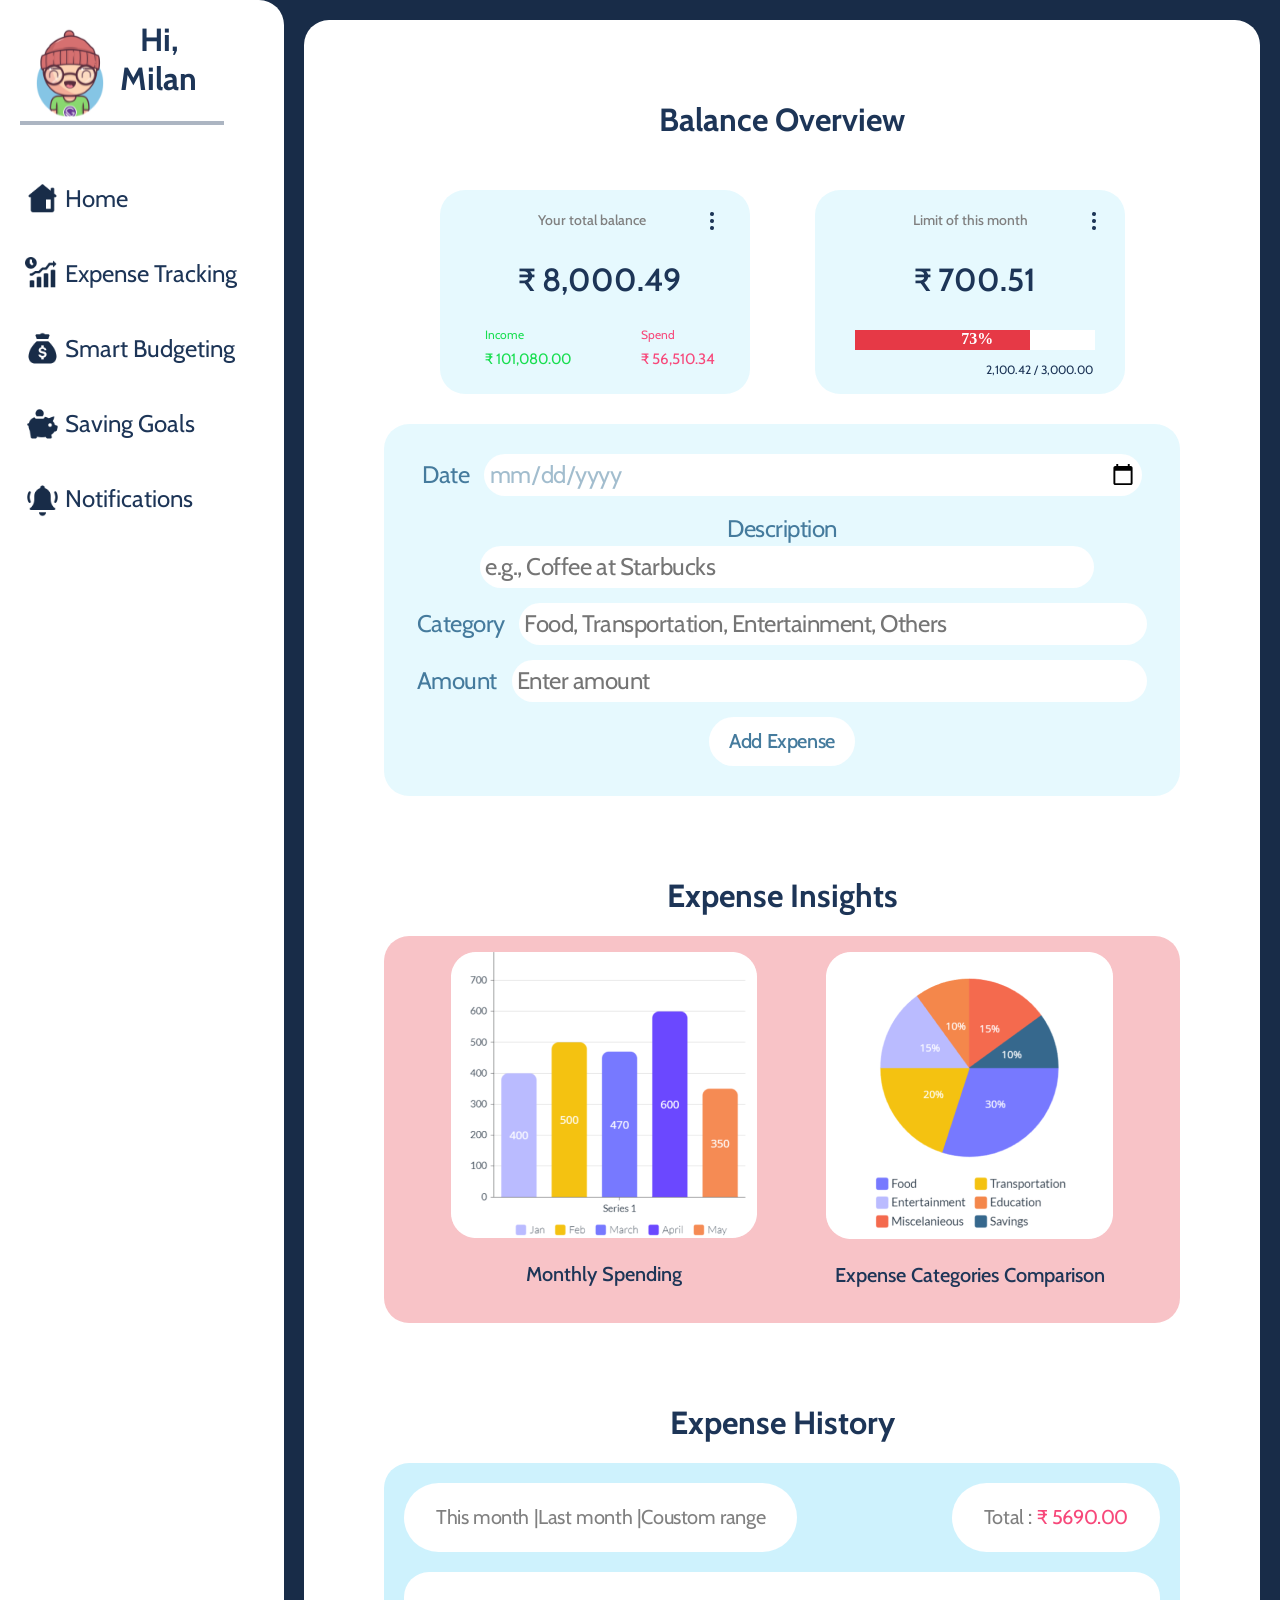
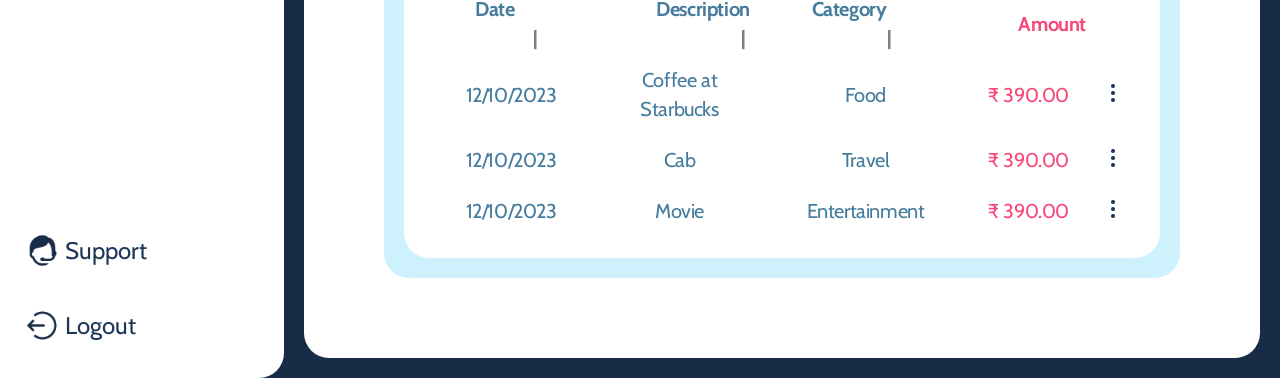
<file: Budgetbuddy (2)/Budgetbuddy/3rd_page.html>
<!DOCTYPE html>
<html lang="en">

<head>
    <meta charset="UTF-8">
    <meta name="viewport" content="width=device-width, initial-scale=1.0">
    <title>Expense</title>
    <link rel="stylesheet" href="css/style3.css">
</head>

<body> 
    <div class="dashboard">
        <div class="ahhh">
            <div class="dashfirst">
                <!-- https://img.freepik.com/free-vector/handsome-man_1308-85984.jpg -->
                <a href="8th_page.html"><img src="images/Mask group 1.svg" alt=""></a>
                
                <h1 class="heading">Hi,<br>Milan</h1>
            </div>
            <div class="line"></div>
                <div class="dashsecond">
                    <div class="home">
                        <!-- <span class="material-symbols-outlined"> -->
                        <img class="icon" src="images/Home.svg" alt="">
        
                        </span>
                        <a href="index.html"><div class="txt">Home</div></a>
                        
                    </div>
                    <!-- <div class="options">Home</div> -->
                    <div class="home">
                        <!-- <span class="material-symbols-outlined"> -->
                        <img class="icon" src="images/Total Sales.svg" alt="">
        
                        </span>
                        <a href="3rd_page.html"><div class="txt">Expense Tracking</div></a>
                        
                    </div>
                    <div class="home">
                        <!-- <span class="material-symbols-outlined">
                            attach_money
                        </span> -->
                        <img class="icon" src="images/Money Bag.svg" alt="">
                        <a href="4th_page.html"><div class="txt">Smart Budgeting</div></a>
                        
                    </div>
                    <div class="home">
                        <!-- <span class="material-symbols-outlined">
                            savings
                        </span> -->
                        <img class="icon" src="images/Money Box.svg" alt="">
                        <a href="5th_page.html"><div class="txt">Saving Goals</div></a>
                        
                    </div>
                    <div class="home">
                        <!-- <span class="material-symbols-outlined">
                            notifications
                        </span> -->
                        <img class="icon" src="images/Alarm.svg" alt="">
                        <a href="6th_page.html"><div class="txt">Notifications</div></a>
                        
                    </div>
                </div>
        </div>
            <div class="seperate">
                <div class="home">
                    <!-- <span class="material-symbols-outlined">
                    support_agent
                </span> -->
                    <img class="icon" src="images/Online Support.svg" alt="">
                    <a href="7th_page.html"><div class="txt">Support</div></a>
                </div>
                <div class="home">
                    <!-- <span class="material-symbols-outlined">
                    logout
                </span> -->
                    <img class="icon" src="images/Logout Rounded Left.svg" alt="">
                    <a href="index.html"><div class="txt">Logout</div>
                    </a>
                </div>
            </div>
    </div>
    <!-- Section 2 -->
    <div class="overview">
        <h1 class="heading"> Balance Overview</h1>
        <section class="last">
            <div class="last_block">
                <div class="content1">
                    <p>Your total balance<span><img src="images/dots.png" alt="dotsimage"></span></p>
                    <h1>₹ 8,000.49</h1>
                </div>
                <div class="up-down">
                    <div class="Green">
                        <p>Income</p>
                        <h5>₹ 101,080.00</h1>
                    </div>
                    <div class="Red">
                        <p>Spend</p>
                        <h5>₹ 56,510.34</h1>
                    </div>
                </div>
            </div>
            <div class="last_block">
                <div class="content1">
                    <p>Limit of this month<span><img src="images/dots.png" alt="dotsimage"></span></p>
                    <h1>₹ 700.51</h1>
                </div>
                <div class="Bar">
                    <!-- <progress id="file" value="72" max="100"><p>72%</p></progress> -->
                    <div id="progress-bar">
                        <div id="progress-fill">
                            <span id="progress-text">73%</span>
                        </div>
                    </div>
                    <p>2,100.42 / 3,000.00</p>
                </div>
            </div>
        </section>
        <!-- inside section 2 -->
        <section class="ADD_Expense">
            <div class="ADD_Expense_block">
                <form action="/action_page.php" method="post">
                    <div class="form-group">
                        <label for="date">Date </label>
                        <input type="date" class="form-control" id="date">
                    </div>
                    <div class="form-group">
                        <label for="description">Description </label>
                        <input type="text" class="form-control" id="description"
                            placeholder="e.g., Coffee at Starbucks">
                    </div>
                    <div class="form-group">
                        <label for="category">Category </label>
                        <input type="text" class="form-control" id="category"
                            placeholder="Food, Transportation, Entertainment, Others">
                        <!-- <select class="form-control" id="category">
                            <option value="Food">Food</option>
                            <option value="Transportation">Transportation</option>
                            <option value="Entertainment">Entertainment</option>
                            <option value="Others">Others</option>
                        </select> -->
                    </div>

                    <div class="form-group">
                        <label for="amount">Amount </label>
                        <input type="number" class="form-control" id="amount" placeholder="Enter amount">
                    </div>
                    <a href="3rd_page.html">
                        <button type="button" class="btn btn-dark btn-lg">Add Expense</button>
                    </a>  
                </form>

            </div>
        </section>

        <!-- Section 3 -->
        <div class="Expense_Insight">
            <h1 class="heading"> Expense Insights</h1>
            <section class="Charts">
                <div class="Charts_block">
                    <img src="images/image 6.png" alt="">
                    <p>Monthly Spending</p>
                </div>
                <div class="Charts_block">
                    <img src="images/image 7.png" alt="">
                    <p>Expense Categories Comparison</p>
                </div>
            </section>
        </div>
        <!-- Section 4 -->
        <div class="Expense_History">
            <h1 class="heading"> Expense History</h1>
            <section class="History">
                <div class="hey">
                    <div class="History_content">
                        <div class="History_block">
                            <p>This month <span> | </span> </p>
                            <p>Last month <span> | </span> </p>
                            <p>Coustom range</p>
                        </div>
                        <div class="History_block">
                            <p>Total : <span id="high"> ₹ 5690.00</span></p>
                        </div>
                    </div>
                    <table class="table ">
                        <tr>
                            <th>Date<span> | </span></th>
                            <th>Description <span> | </span></th>
                            <th>Category<span> | </span></th>
                            <th><span1>Amount</span1></th>
                            <th> </th>
                        </tr>
                        <tr>
                            <td>12/10/2023</td>
                            <td>Coffee at Starbucks</td>
                            <td>Food</td>
                            <td><span>₹ 390.00</span></td>
                            <td><img src="images/dots.png" alt="dots"></td>
                        </tr>
                        <tr>
                            <td>12/10/2023</td>
                            <td>Cab</td>
                            <td>Travel</td>
                            <td><span>₹ 390.00</span></td>
                            <td><img src="images/dots.png" alt="dots"></td>
                        </tr>
                        <tr>
                            <td>12/10/2023</td>
                            <td>Movie</td>
                            <td>Entertainment</td>
                            <td><span>₹ 390.00</span></td>
                            <td><img src="images/dots.png" alt="dots"></td>
                        </tr>
                    </table>
                </div>
                
            </section>

        </div>

    </div>
    <style src="js/script3.js"></style>
</body>

</html>
</file>
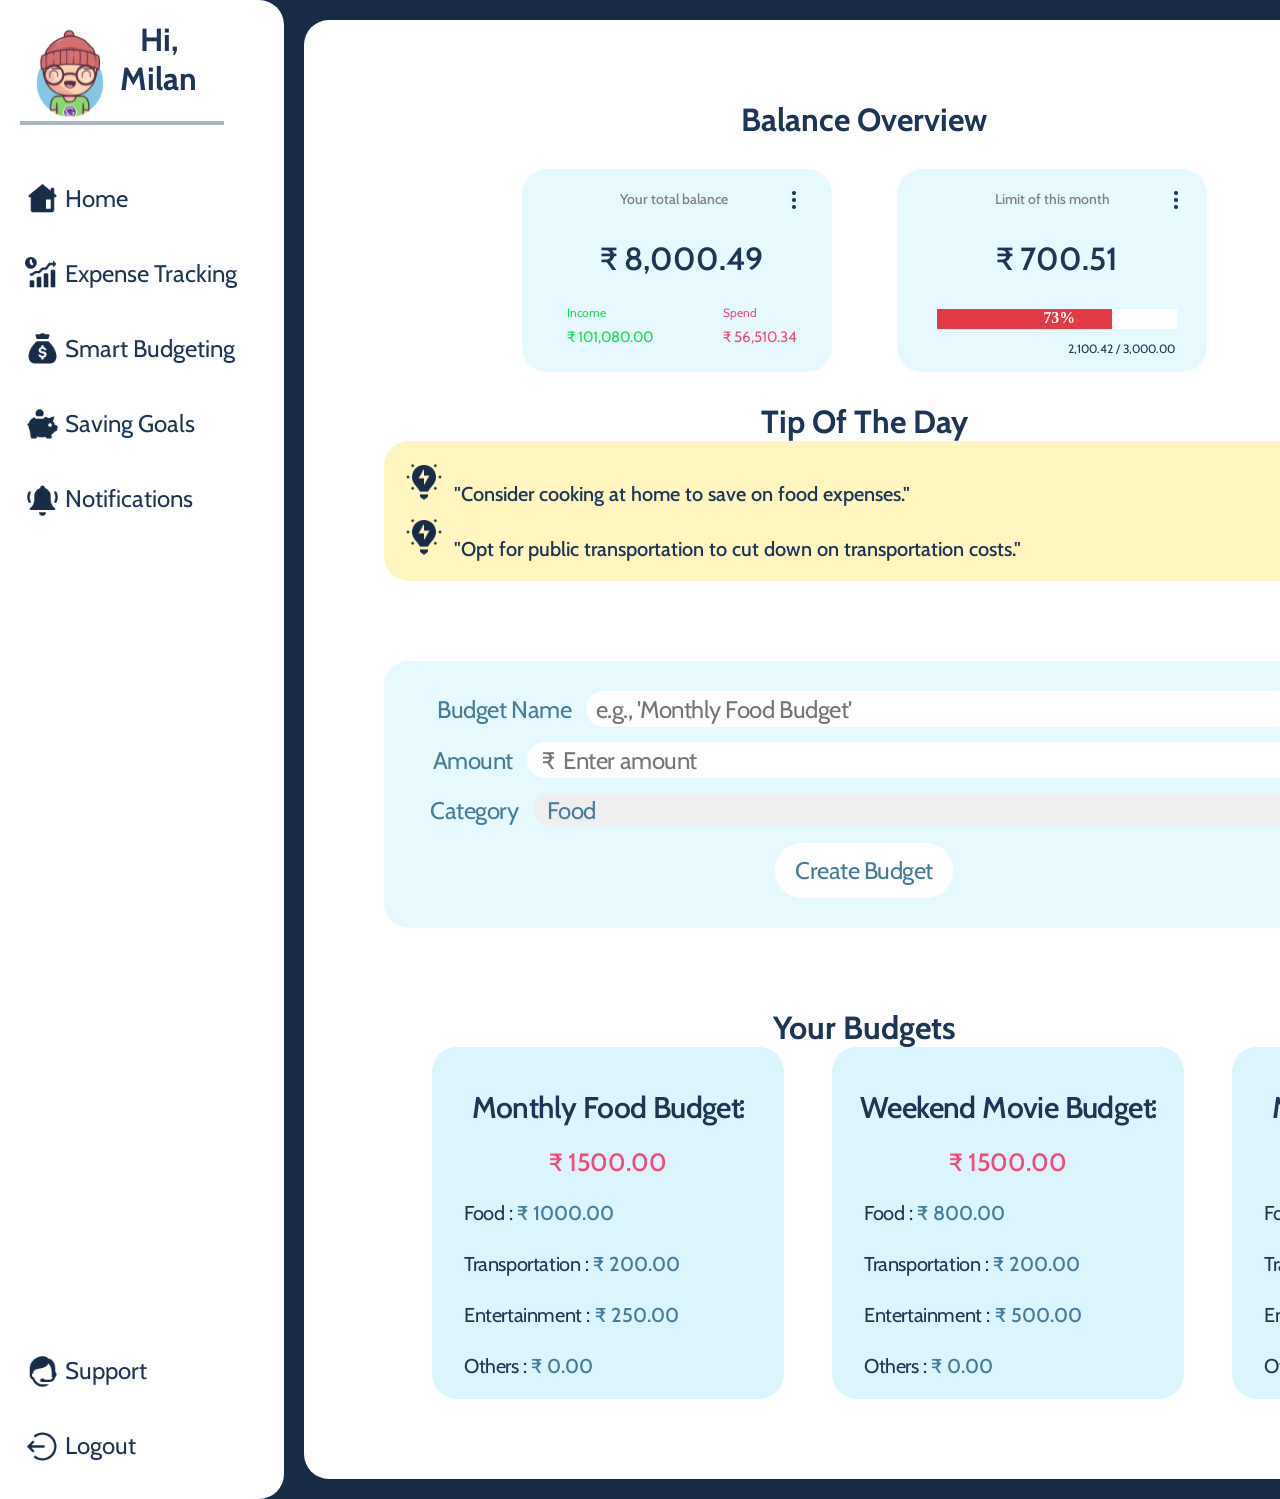
<file: Budgetbuddy (2)/Budgetbuddy/4th_page.html>
<!DOCTYPE html>
<html lang="en">

<head>
    <meta charset="UTF-8">
    <meta name="viewport" content="width=device-width, initial-scale=1.0">
    <title>Budget</title>
    <link rel="stylesheet" href="css/style4.css">


</head>

<body>
    <div class="dashboard">
        <div class="ahhh">
            <div class="dashfirst">
                <!-- https://img.freepik.com/free-vector/handsome-man_1308-85984.jpg -->
                <a href="8th_page.html"><img src="images/Mask group 1.svg" alt=""></a>
                
                <h1 class="heading">Hi,<br>Milan</h1>
            </div>
            <div class="line"></div>
                <div class="dashsecond">
                    <div class="home">
                        <!-- <span class="material-symbols-outlined"> -->
                        <img class="icon" src="images/Home.svg" alt="">
        
                        </span>
                        <a href="index.html"><div class="txt">Home</div></a>
                        
                    </div>
                    <!-- <div class="options">Home</div> -->
                    <div class="home">
                        <!-- <span class="material-symbols-outlined"> -->
                        <img class="icon" src="images/Total Sales.svg" alt="">
        
                        </span>
                        <a href="3rd_page.html"><div class="txt">Expense Tracking</div></a>
                        
                    </div>
                    <div class="home">
                        <!-- <span class="material-symbols-outlined">
                            attach_money
                        </span> -->
                        <img class="icon" src="images/Money Bag.svg" alt="">
                        <a href="4th_page.html"><div class="txt">Smart Budgeting</div></a>
                        
                    </div>
                    <div class="home">
                        <!-- <span class="material-symbols-outlined">
                            savings
                        </span> -->
                        <img class="icon" src="images/Money Box.svg" alt="">
                        <a href="5th_page.html"><div class="txt">Saving Goals</div></a>
                        
                    </div>
                    <div class="home">
                        <!-- <span class="material-symbols-outlined">
                            notifications
                        </span> -->
                        <img class="icon" src="images/Alarm.svg" alt="">
                        <a href="6th_page.html"><div class="txt">Notifications</div></a>
                        
                    </div>
                </div>
        </div>
            <div class="seperate">
                <div class="home">
                    <!-- <span class="material-symbols-outlined">
                    support_agent
                </span> -->
                    <img class="icon" src="images/Online Support.svg" alt="">
                    <a href="7th_page.html"><div class="txt">Support</div></a>
                </div>
                <div class="home">
                    <!-- <span class="material-symbols-outlined">
                    logout
                </span> -->
                    <img class="icon" src="images/Logout Rounded Left.svg" alt="">
                    <a href="index.html"><div class="txt">Logout</div>
                    </a>
                </div>
            </div>
    </div>
    <!-- Section 2 -->
    <div class="overview">
        <h1 class="heading"> Balance Overview</h1>
        <section class="last">
            <div class="last_block">
                <div class="content1">
                    <p>Your total balance<span><img src="images/dots.png" alt="dotsimage"></span></p>
                    <h1>₹ 8,000.49</h1>
                </div>
                <div class="up-down">
                    <div class="Green">
                        <p>Income</p>
                        <h5>₹ 101,080.00</h1>
                    </div>
                    <div class="Red">
                        <p>Spend</p>
                        <h5>₹ 56,510.34</h1>
                    </div>
                </div>
            </div>
            <div class="last_block">
                <div class="content1">
                    <p>Limit of this month<span><img src="images/dots.png" alt="dotsimage"></span></p>
                    <h1>₹ 700.51</h1>
                </div>
                <div class="Bar">
                    <!-- <progress id="file" value="72" max="100"><p>72%</p></progress> -->
                    <div id="progress-bar">
                        <div id="progress-fill">
                            <span id="progress-text">73%</span>
                        </div>
                    </div>
                    <p>2,100.42 / 3,000.00</p>
                </div>
            </div>
        </section>
        <!-- Section Tip -->
        <div class="Tip_of_the_day">
            <h1 class="heading"> Tip Of The Day</h1>
            <section class="tips">
                <p><img src="images/Idea.svg" alt="idea_image"><span>"Consider cooking at home to save on food
                        expenses."</span></p>
                <p><img src="images/Idea.svg" alt="idea_image"><span>"Opt for public transportation to cut down on
                        transportation costs."</span></p>
            </section>
        </div>
        <!-- Section Tip end -->
        <!-- inside section 2 -->
        <section class="ADD_Expense">
            <div class="ADD_Expense_block">
                <form action="/action_page.php" method="post">
                    <div class="form-group">
                        <label for="description">Budget Name </label>
                        <input type="text" class="form-control" id="description"
                            placeholder="e.g., 'Monthly Food Budget'">
                    </div>
                    <div class="form-group">
                        <label for="amount">Amount </label>
                        <input type="number" class="form-control" id="amount" placeholder=" ₹  Enter amount">
                    </div>
                    <div class="form-group">
                        <label for="category">Category </label>
                        <select class="form-control" id="category">
                            <option value="Food">Food</option>
                            <option value="Transportation">Transportation</option>
                            <option value="Entertainment">Entertainment</option>
                            <option value="Others">Others</option>
                        </select>

                    </div>

                    <button type="submit" class="btn btn-primary">Create Budget</button>

                </form>

            </div>
        </section>

        <!-- Section 4 -->
        <div class="Budget">
            <h1 class="heading"> Your Budgets</h1>
            <div class="Cards">
                <div class="card">
                    <div class="card-content">
                        <h2>Monthly Food Budget<span><img src="images/dots.png" alt="3dots"></span></h2>
                        <h3>₹ 1500.00</h3>
                        <p>Food : <span> ₹ 1000.00</span></p>
                        <p>Transportation : <span> ₹ 200.00</span></p>
                        <p>Entertainment : <span> ₹ 250.00</span></p>
                        <p>Others : <span> ₹ 0.00</span></p>
                    </div>
                </div>
                <div class="card">
                    <div class="card-content">
                        <h2>Weekend Movie Budget<span><img src="images/dots.png" alt="3dots"></span></h2>
                        <h3>₹ 1500.00</h3>
                        <p>Food : <span> ₹ 800.00</span></p>
                        <p>Transportation : <span> ₹ 200.00</span></p>
                        <p>Entertainment : <span> ₹ 500.00</span></p>
                        <p>Others : <span> ₹ 0.00</span></p>
                    </div>
                </div>
                <div class="card">
                    <div class="card-content">
                        <h2>Monthly Food Budget<span><img src="images/dots.png" alt="3dots"></span></h2>
                        <h3>₹ 1500.00</h3>
                        <p>Food : <span> ₹ 1000.00</span></p>
                        <p>Transportation : <span> ₹ 200.00</span></p>
                        <p>Entertainment : <span> ₹ 250.00</span></p>
                        <p>Others : <span> ₹ 0.00</span></p>
                    </div>
                </div>
                <div class="card">
                    <div class="card-content">
                        <h2>Weekend Movie Budget<span><img src="images/dots.png" alt="3dots"></span></h2>
                        <h3>₹ 1500.00</h3>
                        <p>Food : <span> ₹ 800.00</span></p>
                        <p>Transportation : <span> ₹ 200.00</span></p>
                        <p>Entertainment : <span> ₹ 500.00</span></p>
                        <p>Others : <span> ₹ 0.00</span></p>
                    </div>
                </div>
                <div class="card">
                    <div class="card-content">
                        <h2>Monthly Food Budget<span><img src="images/dots.png" alt="3dots"></span></h2>
                        <h3>₹ 1500.00</h3>
                        <p>Food : <span> ₹ 1000.00</span></p>
                        <p>Transportation : <span> ₹ 200.00</span></p>
                        <p>Entertainment : <span> ₹ 250.00</span></p>
                        <p>Others : <span> ₹ 0.00</span></p>
                    </div>
                </div>
                <div class="card">
                    <div class="card-content">
                        <h2>Monthly Food Budget<span><img src="images/dots.png" alt="3dots"></span></h2>
                        <h3>₹ 1500.00</h3>
                        <p>Food : <span> ₹ 1000.00</span></p>
                        <p>Transportation : <span> ₹ 200.00</span></p>
                        <p>Entertainment : <span> ₹ 250.00</span></p>
                        <p>Others : <span> ₹ 0.00</span></p>
                    </div>
                </div>
            </div>
            

</body>


</html>
</file>
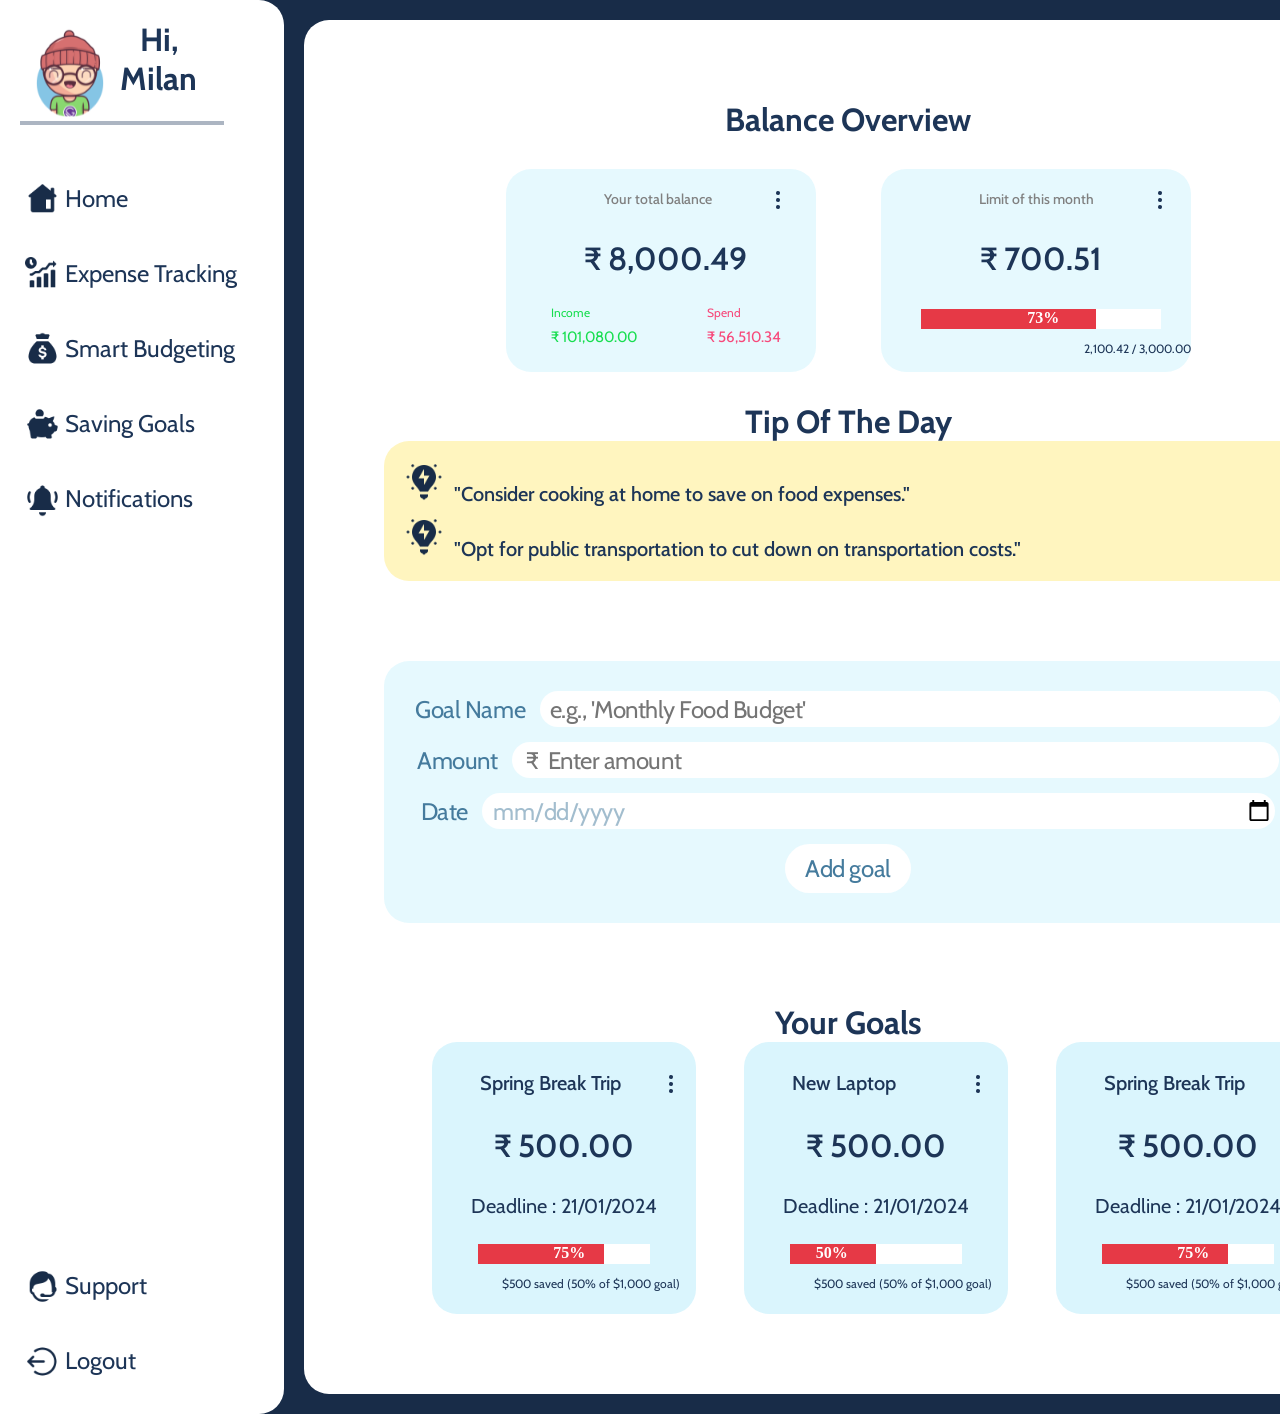
<file: Budgetbuddy (2)/Budgetbuddy/5th_page.html>
<!DOCTYPE html>
<html lang="en">

<head>
    <meta charset="UTF-8">
    <meta name="viewport" content="width=device-width, initial-scale=1.0">
    <title>Saving</title>
    <link rel="stylesheet" href="css/style5.css">


</head>

<body>
    <div class="dashboard">
        <div class="ahhh">
            <div class="dashfirst">
                <!-- https://img.freepik.com/free-vector/handsome-man_1308-85984.jpg -->
                <a href="8th_page.html"><img src="images/Mask group 1.svg" alt=""></a>
                
                <h1 class="heading">Hi,<br>Milan</h1>
            </div>
            <div class="line"></div>
                <div class="dashsecond">
                    <div class="home">
                        <!-- <span class="material-symbols-outlined"> -->
                        <img class="icon" src="images/Home.svg" alt="">
        
                        </span>
                        <a href="index.html"><div class="txt">Home</div></a>
                        
                    </div>
                    <!-- <div class="options">Home</div> -->
                    <div class="home">
                        <!-- <span class="material-symbols-outlined"> -->
                        <img class="icon" src="images/Total Sales.svg" alt="">
        
                        </span>
                        <a href="3rd_page.html"><div class="txt">Expense Tracking</div></a>
                        
                    </div>
                    <div class="home">
                        <!-- <span class="material-symbols-outlined">
                            attach_money
                        </span> -->
                        <img class="icon" src="images/Money Bag.svg" alt="">
                        <a href="4th_page.html"><div class="txt">Smart Budgeting</div></a>
                        
                    </div>
                    <div class="home">
                        <!-- <span class="material-symbols-outlined">
                            savings
                        </span> -->
                        <img class="icon" src="images/Money Box.svg" alt="">
                        <a href="5th_page.html"><div class="txt">Saving Goals</div></a>
                        
                    </div>
                    <div class="home">
                        <!-- <span class="material-symbols-outlined">
                            notifications
                        </span> -->
                        <img class="icon" src="images/Alarm.svg" alt="">
                        <a href="6th_page.html"><div class="txt">Notifications</div></a>
                        
                    </div>
                </div>
        </div>
            <div class="seperate">
                <div class="home">
                    <!-- <span class="material-symbols-outlined">
                    support_agent
                </span> -->
                    <img class="icon" src="images/Online Support.svg" alt="">
                    <a href="7th_page.html"><div class="txt">Support</div></a>
                </div>
                <div class="home">
                    <!-- <span class="material-symbols-outlined">
                    logout
                </span> -->
                    <img class="icon" src="images/Logout Rounded Left.svg" alt="">
                    <a href="index.html"><div class="txt">Logout</div>
                    </a>
                </div>
            </div>
    </div>
    <!-- Section 2 -->
    <div class="overview">
        <h1 class="heading"> Balance Overview</h1>
        <section class="last">
            <div class="last_block">
                <div class="content1">
                    <p>Your total balance<span><img src="images/dots.png" alt="dotsimage"></span></p>
                    <h1>₹ 8,000.49</h1>
                </div>
                <div class="up-down">
                    <div class="Green">
                        <p>Income</p>
                        <h5>₹ 101,080.00</h1>
                    </div>
                    <div class="Red">
                        <p>Spend</p>
                        <h5>₹ 56,510.34</h1>
                    </div>
                </div>
            </div>
            <div class="last_block">
                <div class="content1">
                    <p>Limit of this month<span><img src="images/dots.png" alt="dotsimage"></span></p>
                    <h1>₹ 700.51</h1>
                </div>
                <div class="Bar">
                    <!-- <progress id="file" value="72" max="100"><p>72%</p></progress> -->
                    <div id="progress-bar">
                        <div id="progress-fill">
                            <span id="progress-text">73%</span>
                        </div>
                    </div>
                    <p>2,100.42 / 3,000.00</p>
                </div>
            </div>
        </section>
        <!-- Section Tip -->
        <div class="Tip_of_the_day">
            <h1 class="heading"> Tip Of The Day</h1>
            <section class="tips">
                <p><img src="images/Idea.svg" alt="idea_image"><span>"Consider cooking at home to save on food
                        expenses."</span></p>
                <p><img src="images/Idea.svg" alt="idea_image"><span>"Opt for public transportation to cut down on
                        transportation costs."</span></p>
            </section>
        </div>
        <!-- Section Tip end -->
        <!-- inside section 2 -->
        <section class="ADD_Expense">
            <div class="ADD_Expense_block">
                <form action="/action_page.php" method="post">
                    <div class="form-group">
                        <label for="description">Goal Name </label>
                        <input type="text" class="form-control" id="description"
                            placeholder="e.g., 'Monthly Food Budget'">
                    </div>
                    <div class="form-group">
                        <label for="amount">Amount </label>
                        <input type="number" class="form-control" id="amount" placeholder=" ₹  Enter amount">
                    </div>
                    <div class="form-group">
                        <label for="date">Date </label>
                        <input type="date" class="form-control" id="date">
                    </div>

                    <button type="submit" class="btn btn-primary">Add goal</button>

                </form>

            </div>
        </section>

        <!-- Section 4 -->
        <div class="Budget">
            <h1 class="heading"> Your Goals</h1>
            <div class="Cards">
                <div class="card">
                    <div class="card-content">
                        <h2>Spring Break Trip<span><img src="images/dots.png" alt="3dots"></span></h2>
                        <h3>₹ 500.00</h3>
                        <p>Deadline : <span> 21/01/2024</span></p>
                        <div class="Bar">
                            <div id="progress-bar">
                                <div id="progress-fill">
                                    <span id="progress-text1">75%</span>
                                </div>
                            </div>
                            <p>$500 saved (50% of $1,000 goal)</p>
                        </div>
                    </div>
                </div>
                <div class="card">
                    <div class="card-content">
                        <h2>New Laptop<span id="space"><img src="images/dots.png" alt="3dots"></span></h2>
                        <h3>₹ 500.00</h3>
                        <p>Deadline : <span> 21/01/2024</span></p>
                        <div class="Bar">
                            <div id="progress-bar">
                                <div id="progress-fill_2">
                                    <span id="progress-text2">50%</span>
                                </div>
                            </div>
                            <p>$500 saved (50% of $1,000 goal)</p>
                        </div>
                    </div>
                </div>
                <div class="card">
                    <div class="card-content">
                        <h2>Spring Break Trip<span><img src="images/dots.png" alt="3dots"></span></h2>
                        <h3>₹ 500.00</h3>
                        <p>Deadline : <span> 21/01/2024</span></p>
                        <div class="Bar">
                            <div id="progress-bar">
                                <div id="progress-fill">
                                    <span id="progress-text1">75%</span>
                                </div>
                            </div>
                            <p>$500 saved (50% of $1,000 goal)</p>
                        </div>
                    </div>
                </div>
                <div class="card">
                    <div class="card-content">
                        <h2>New Laptop<span id="space"><img src="images/dots.png" alt="3dots"></span></h2>
                        <h3>₹ 500.00</h3>
                        <p>Deadline : <span> 21/01/2024</span></p>
                        <div class="Bar">
                            <div id="progress-bar">
                                <div id="progress-fill_2">
                                    <span id="progress-text2">50%</span>
                                </div>
                            </div>
                            <p>$500 saved (50% of $1,000 goal)</p>
                        </div>
                    </div>
                </div>
                <div class="card">
                    <div class="card-content">
                        <h2>New Laptop<span id="space"><img src="images/dots.png" alt="3dots"></span></h2>
                        <h3>₹ 500.00</h3>
                        <p>Deadline : <span> 21/01/2024</span></p>
                        <div class="Bar">
                            <div id="progress-bar">
                                <div id="progress-fill_2">
                                    <span id="progress-text2">50%</span>
                                </div>
                            </div>
                            <p>$500 saved (50% of $1,000 goal)</p>
                        </div>
                    </div>
                </div>
                <div class="card">
                    <div class="card-content">
                        <h2>Spring Break Trip<span><img src="images/dots.png" alt="3dots"></span></h2>
                        <h3>₹ 500.00</h3>
                        <p>Deadline : <span> 21/01/2024</span></p>
                        <div class="Bar">
                            <div id="progress-bar">
                                <div id="progress-fill">
                                    <span id="progress-text1">75%</span>
                                </div>
                            </div>
                            <p>$500 saved (50% of $1,000 goal)</p>
                        </div>
                    </div>
                </div>
                
            </div>
            </div>
            </div>


</body>


</html>
</file>
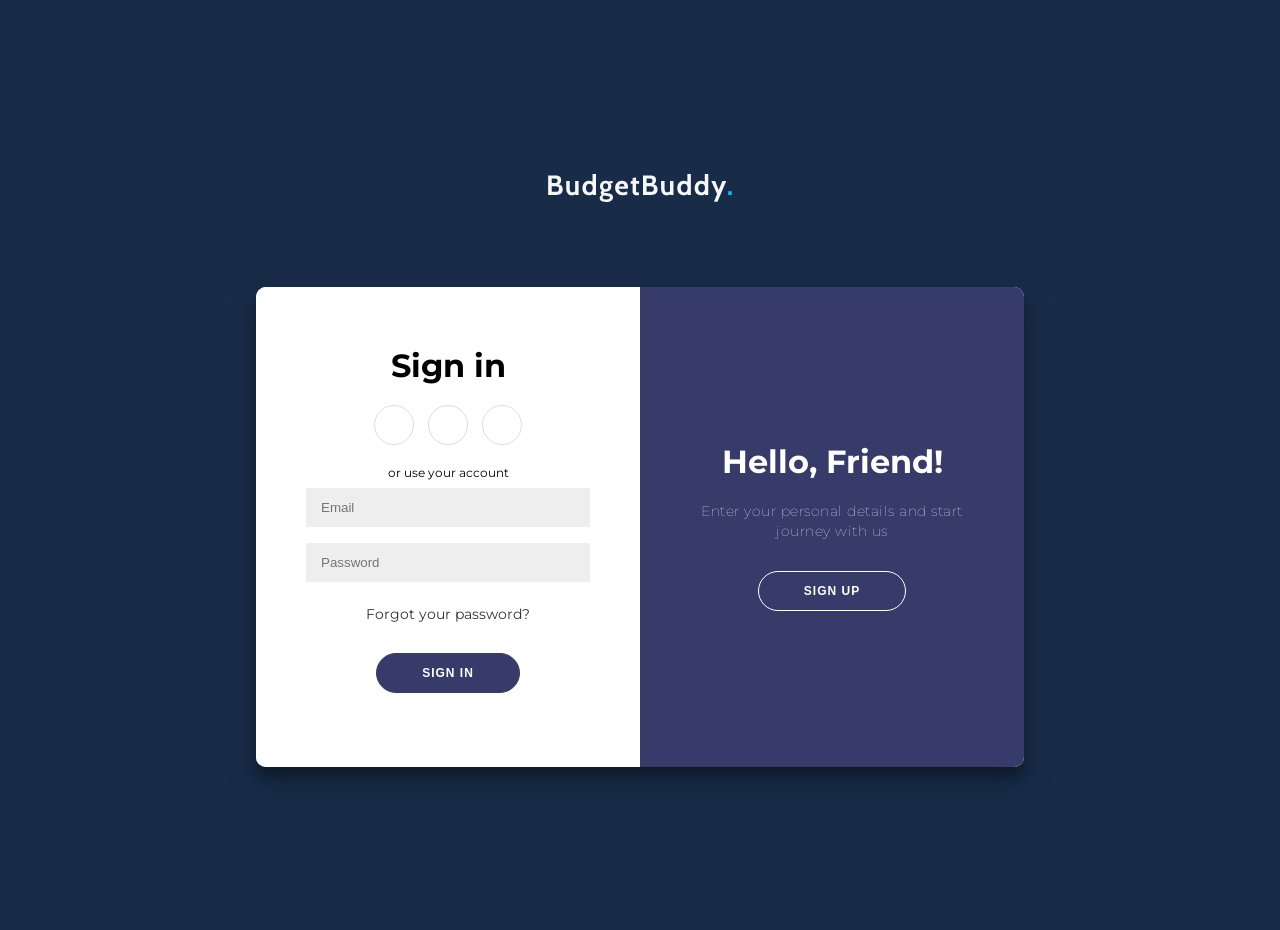
<file: Budgetbuddy (2)/Budgetbuddy/login.html>
<!DOCTYPE html>
<html lang="en">
<head>
    <meta charset="UTF-8">
    <meta name="viewport" content="width=device-width, initial-scale=1.0">
    <title>Login</title>
    <link rel="stylesheet" href="css/login.css">
</head>
<body>
	<div class="image">
		<img src="images/BudgetBuddy..svg" alt="Logo">
	</div>
    
<div class="container" id="container">
	<div class="form-container sign-up-container">
		<form action="#">
			<h1>Create Account</h1>
			<div class="social-container">
				<a href="#" class="social"><i class="fab fa-facebook-f"></i></a>
				<a href="#" class="social"><i class="fab fa-google-plus-g"></i></a>
				<a href="#" class="social"><i class="fab fa-linkedin-in"></i></a>
			</div>
			<span>or use your email for registration</span>
			<input type="text" placeholder="Name" />
			<input type="email" placeholder="Email" />
			<input type="password" placeholder="Password" />
			<button>Sign Up</button>
		</form>
	</div>
	<div class="form-container sign-in-container">
		<form action="2nd_page.html">
			<h1>Sign in</h1>
			<div class="social-container">
				<a href="#" class="social"><i class="fab fa-facebook-f"></i></a>
				<a href="#" class="social"><i class="fab fa-google-plus-g"></i></a>
				<a href="#" class="social"><i class="fab fa-linkedin-in"></i></a>
			</div>
			<span>or use your account</span>
			<input type="email" placeholder="Email" />
			<input type="password" placeholder="Password" />
			<a href="#">Forgot your password?</a>
			<a href="2nd_page.html"><button>Sign In</button></a>
            
			</form>
	</div>
	<div class="overlay-container">
		<div class="overlay">
			<div class="overlay-panel overlay-left">
				<h1>Welcome Back!</h1>
				<p>To keep connected with us please login with your personal info</p>
				<button class="ghost" id="signIn">Sign In</button>
			</div>
			<div class="overlay-panel overlay-right">
				<h1>Hello, Friend!</h1>
				<p>Enter your personal details and start journey with us</p>
				<button class="ghost" id="signUp">Sign Up</button>
			</div>
		</div>
	</div>
</div>
<script src="js/login.js"></script>
</body>
</html>
</file>
<file: Budgetbuddy (2)/Budgetbuddy/css/style3.css>
@import url('https://fonts.googleapis.com/css2?family=Cabin&family=Poppins&display=swap');

body {
    background-color: rgba(24, 44, 72, 1);
    /* height: 80%; */
    width: 100%;
    display: flex;
    margin: 0px;
    /* overflow: hidden; */
}

.dashboard {
    width: 17.75rem;
    height: auto;
    display: flex;
    flex-direction: column;
    /* overflow: hidden; */

    /* border-radius: 0px, 55px, 25px, 0px; */

    background-color: rgba(255, 255, 255, 1);

    border-top-right-radius: 1.563rem;
    border-bottom-right-radius: 1.563rem;
    justify-content: space-between;
    padding: 20px;
}
.dashfirst{
    display: flex;
}
.logo_Txt {
    display: inline-block;
    /* height: 6.038rem;
    width: 6.25rem; */
    width: 203px;
    height: 54px;
    top: 20px;
    left: 40px;
    font-family: Cabin;
    font-size: 36px;
    font-weight: bold;
    line-height: 44px;
    letter-spacing: 0.05em;
    text-align: left;
    padding-top: 20px;
    padding-bottom: 20px;
}

.logo_Txt .logotxt {
    /* width: 6.25rem; */
    width: 203px;
    height: 104px;
    top: 20px;
    left: 40px;
    font-family: Cabin;
    font-size: 50px;
    font-weight: bold;
    line-height: 44px;
    letter-spacing: 0.05em;
    text-align: left;
}

.logotxt span {
    color: rgba(69, 123, 157, 1);
}

.line {
    width: 200px;
    top: 84px;
    left: 40px;
    border: 2px;
    /* angle: 0 deg; */
    background: #1D355733;
    border: 2px solid #1D355733;
    margin-bottom: 2rem;
}

/* .responsive-image{
    max-width: 100%;
    height: auto;
} */

.profilePic {
    height: 6.038rem;
    width: 6.25rem;
    /* border: 0.125rem solid black;
    border-radius: 50%;
    display: inline-block; */
}

.name {

    color: #1D3557;
    font-size: 2.25rem;
    font-family: Cabin;
    font-weight: 700;
    text-transform: capitalize;
    letter-spacing: 0.113rem;
    word-wrap: break-word;
    display: inline-block;
}
.ahhh{
    display: flex;
    flex-direction: column;
}
.dashsecond {
    height: auto;
    /* background-color: rgba(255, 255, 255, 1); */
}

.options {
    width: 15.25rem;
    height: 4.063rem;
    /* background-color: black; */
}

.seperate {
display: flex;
flex-direction: column;
}

.home {
    color: rgba(69, 123, 157, 1);
    /* border: 1px solid #000; */
    /* background: rgba(255, 255, 255, 1); */
    width: 15.25rem;
    height: 4.063rem;
    /* flex-shrink: 0; */
    /* border: 2px solid black;
    border-radius: 10px; */
    /* display: flex; */
    /* margin-left: 900px; */
    /* margin-bottom: 30px; */
    margin-top: 0.625rem;
    /* display: inline-block; */
    display: flex;
    align-items: center;
}

.home:hover {
    background: rgba(24, 44, 72, 0.8);
    color: white;
    border-radius: 0.625rem;
}

/* .home:hover .img1:hover {
    content: url("Total\ Sales_white.png");
 } */
.icon{
    padding: 5px;
}
.txt {
    display: inline-block;
    color: #1D3557;
    font-size: 24px;
    font-family: Cabin;
    font-weight: 400;
    line-height: 34.85px;
    word-wrap: break-word;
}

.txt:hover {
    color: white;
}


.overview {
    width: 100rem;
    /* height: 500rem; */
    position: relative;
    background: rgba(255, 255, 255, 1);
    border-radius: 25px;
    margin-top: 20px;
    margin-left: 20px;
    margin-right: 20px;
    margin-bottom: 20px;
    float: left;
    padding: 5rem;
    justify-content: center;
}


.heading {
    color: #1D3557;
    font-size: 32px;
    font-family: Cabin;
    font-weight: 700;
    text-transform: capitalize;
    word-wrap: break-word;
    text-align: center;
    margin-top: 0%;
}

.last {

    /* width: 80%; */
    display: flex;
    /* grid-template-columns: 1fr 1fr; */
    /* grid-template-rows: auto auto; */
    grid-gap: 5px;
    grid-auto-flow: row;
    justify-content: center;
    /* height: 3px; */
    /* background-color: yellow; */
}


.last_block {
    width: 300px;
    background-color: rgba(11, 190, 242, 0.1);
    border-radius: 1.563rem;
    margin: 30px;
    padding-left: 10px;
    text-align: center;


}

.content1 p {
    font-family: Cabin;
    font-size: 14px;
    font-weight: 500;
    line-height: 16px;
    letter-spacing: 0em;
    text-align: center;
    color: gray;
    opacity: 0.6px;
    display: flex;
    /* justify-content: center; */
    margin-left: 5.5rem;
    padding-top: 1 rem;

}

.last_block h1 {
    color: rgba(29, 53, 87, 1);
    font-family: Cabin;
    font-size: 32px;
    font-weight: 600;
    line-height: 40px;
    letter-spacing: 0em;
    text-align: center;
}

.content1 p {
    padding-top: 0.5rem;
}

.content1 img {
    padding-left: 4rem;
}

.up-down {
    display: flex;
    justify-content: space-around;
}

.Green {
    color: rgba(23, 222, 79, 1);
}

.Green p {
    color: rgba(23, 222, 79, 1);
    font-family: Cabin;
    font-size: 12px;
    font-weight: 400;
    line-height: 16px;
    letter-spacing: 0em;
    text-align: left;
    margin: 0px;

}

.Green h5 {
    font-family: Cabin;
    font-size: 15px;
    font-weight: 400;
    line-height: 20px;
    letter-spacing: 0em;
    text-align: left;
    margin-top: 6px;
}

.Red {
    color: rgba(247, 72, 122, 1);

}

.Red p {
    color: rgba(247, 72, 122, 1);
    font-family: Cabin;
    font-size: 12px;
    font-weight: 400;
    line-height: 16px;
    letter-spacing: 0em;
    text-align: left;
    margin: 0px;
}

.Red h5 {
    font-family: Cabin;
    font-size: 15px;
    font-weight: 400;
    line-height: 20px;
    letter-spacing: 0em;
    text-align: left;
    margin-top: 6px;
}

#file {
    border-radius: 0px;
}

.Bar p {
    font-family: Cabin;
    font-size: 12px;
    font-weight: 400;
    line-height: 16px;
    letter-spacing: 0em;
    text-align: right;
    color: rgba(29, 53, 87, 1);
    padding-right: 2rem;
    /* margin: 0px; */
}

#progress-bar {
    /* width: 500px; */
    height: 20px;
    /* border: 1px solid black; */
    background-color: white;
    margin: 30px;
    margin-bottom: 0px;
}

#progress-fill {
    width: 73%;
    height: 100%;
    background-color: rgba(230, 57, 70, 1);

}

#progress-text {
    position: relative;
    top: 0;
    left: 20%;
    transform: translateX(-50%);
    font-size: 16px;
    font-weight: bold;
    color: white;
}

/* Section 2 */
.ADD_Expense {

    /* width: 100%; */
    display: flex;
    /* grid-template-columns: 1fr 1fr; */
    /* grid-template-rows: auto auto; */
    grid-gap: 5px;
    grid-auto-flow: row;

    justify-content: center;
    /* height: 3px; */
    /* background-color: yellow; */

}

.btn-dark {
    background-color: #457B9D;
    border: none;
    border-radius: 50px;
    padding: 5px 30px;
    color: var(--offwhite, #F5F7FA);
    font-family: Cabin;
    font-size: 20px;
    font-style: normal;
    font-weight: 500;
    line-height: 145.2%; /* 29.04px */
    letter-spacing: -0.4px;
  }
.ADD_Expense_block {
    width: 100%;
    background-color: rgba(11, 190, 242, 0.1);
    border-radius: 1.563rem;
    /* margin-left: 30px; */
    /* padding-left: 10px; */
    text-align: center;
    padding: 30px;
}


.form-group {
    /* display: ; */
    /* flex-direction: column; */
    margin-bottom: 15px;
}

.form-group label {
    margin-bottom: 5px;
    font-family: Cabin;
    font-size: 24px;
    font-weight: 400;
    line-height: 35px;
    letter-spacing: -0.02em;
    text-align: left;
    color: rgba(69, 123, 157, 1);
}

.form-group input {
    font-family: Cabin;
    font-size: 24px;
    font-weight: 400;
    line-height: 35px;
    letter-spacing: -0.02em;
    text-align: left;
    color: rgba(69, 123, 157, 0.5);

}

#date {
    width: 88%;
}

#description {
    width: 82%;
}

#category {
    width: 84%;
}

#amount {
    width: 85%;
}

.form-control {
    width: 80%;
    padding: 5px;
    margin-left: 10px;
    /* border: 1px solid rgba(255, 255, 255, 1); */
    border: none;
    /* border-radius: 50%; */
    border-radius: 100px;
    height: 2rem;
}

.btn {
    background-color: rgba(255, 255, 255, 1);
    color: rgba(69, 123, 157, 1);
    padding: 10px 20px;
    border: none;
    border-radius: 50px;
    cursor: pointer;
    transition: background-color 0.2s ease-in-out;
    /* text-align: center; */
}

.btn:hover {
    background-color: #3372e6;
    color: rgba(255, 255, 255, 1);
}

.Expense_Insight {
    padding-top: 5rem;
}

.Charts {
    background-color: rgba(230, 57, 70, 0.3);
    border-radius: 25px;
    display: flex;
    justify-content: space-around;
    padding: 1rem 2rem;
}

.Charts p {
    text-align: center;
    font-family: Cabin;
    font-size: 20px;
    font-weight: 500;
    line-height: 24px;
    letter-spacing: 0em;
    text-align: center;
    color: rgba(29, 53, 87, 1);

}

.Expense_History {
    padding-top: 5rem;

}

.History {
    background-color: rgba(11, 190, 242, 0.2);
    border-radius: 25px;
    padding: 10px;
}
.hey{
    display: flex;
    flex-direction: column;
}
.History_content {

    display: flex;
    justify-content: space-between;
    border-radius: 25px;
    margin: 10px;
}

.History_block {
    display: flex;
    background-color: rgba(255, 255, 255, 1);
    border-radius: 50px;
    padding: 0rem 2rem;
}

.History_block p {
    font-family: Cabin;
    font-size: 20px;
    font-weight: 400;
    line-height: 29px;
    letter-spacing: -0.02em;
    text-align: left;
    color: gray;
}

.History_block p:hover {
    color: rgba(69, 123, 157, 1);

}

#high {
    color: rgba(247, 72, 122, 1);
}

.table {
    background: rgba(255, 255, 255, 1);
    padding: 20px;
    border-radius: 25px;
    margin: 10px;
}

.table tr {
    font-family: Cabin;
    font-size: 20px;
    font-weight: 400;
    line-height: 29px;
    letter-spacing: -0.02em;
    text-align: left;
    color: rgba(69, 123, 157, 1);
    text-align: center;
    width: 100%;
}
.table th{
    padding-left: 3rem;
    text-align: center;
}
.table th span{
    padding-left: 5rem;
    text-align: center;
    color: gray;
}
.table th span1{
    color: rgba(247, 72, 122, 1);
}

.table td{
    padding-top: 30px;
    padding: 10px;
}
.table td span{
    color: rgba(247, 72, 122, 1);
}
</file>
<file: Budgetbuddy (2)/Budgetbuddy/css/style4.css>
@import url('https://fonts.googleapis.com/css2?family=Cabin&family=Poppins&display=swap');

body {
    background-color: rgba(24, 44, 72, 1);
    /* height: 80%; */
    width: 100%;
    display: flex;
    margin: 0px;
    /* overflow: hidden; */
}


.dashboard {
    width: 17.75rem;
    height: auto;
    display: flex;
    flex-direction: column;
    /* overflow: hidden; */

    /* border-radius: 0px, 55px, 25px, 0px; */

    background-color: rgba(255, 255, 255, 1);

    border-top-right-radius: 1.563rem;
    border-bottom-right-radius: 1.563rem;
    justify-content: space-between;
    padding: 20px;
}
.dashfirst{
    display: flex;
}
.logo_Txt {
    display: inline-block;
    /* height: 6.038rem;
    width: 6.25rem; */
    width: 203px;
    height: 54px;
    top: 20px;
    left: 40px;
    font-family: Cabin;
    font-size: 36px;
    font-weight: bold;
    line-height: 44px;
    letter-spacing: 0.05em;
    text-align: left;
    padding-top: 20px;
    padding-bottom: 20px;
}

.logo_Txt .logotxt {
    /* width: 6.25rem; */
    width: 203px;
    height: 104px;
    top: 20px;
    left: 40px;
    font-family: Cabin;
    font-size: 50px;
    font-weight: bold;
    line-height: 44px;
    letter-spacing: 0.05em;
    text-align: left;
}

.logotxt span {
    color: rgba(69, 123, 157, 1);
}

.line {
    width: 200px;
    top: 84px;
    left: 40px;
    border: 2px;
    /* angle: 0 deg; */
    background: #1D355733;
    border: 2px solid #1D355733;
    margin-bottom: 2rem;
}

/* .responsive-image{
    max-width: 100%;
    height: auto;
} */

.profilePic {
    height: 6.038rem;
    width: 6.25rem;
    /* border: 0.125rem solid black;
    border-radius: 50%;
    display: inline-block; */
}

.name {

    color: #1D3557;
    font-size: 2.25rem;
    font-family: Cabin;
    font-weight: 700;
    text-transform: capitalize;
    letter-spacing: 0.113rem;
    word-wrap: break-word;
    display: inline-block;
}
.ahhh{
    display: flex;
    flex-direction: column;
}
.dashsecond {
    height: auto;
    /* background-color: rgba(255, 255, 255, 1); */
}

.options {
    width: 15.25rem;
    height: 4.063rem;
    /* background-color: black; */
}

.seperate {
display: flex;
flex-direction: column;
}

.home {
    color: rgba(69, 123, 157, 1);
    /* border: 1px solid #000; */
    /* background: rgba(255, 255, 255, 1); */
    width: 15.25rem;
    height: 4.063rem;
    /* flex-shrink: 0; */
    /* border: 2px solid black;
    border-radius: 10px; */
    /* display: flex; */
    /* margin-left: 900px; */
    /* margin-bottom: 30px; */
    margin-top: 0.625rem;
    /* display: inline-block; */
    display: flex;
    align-items: center;
}

.home:hover {
    background: rgba(24, 44, 72, 0.8);
    color: white;
    border-radius: 0.625rem;
}

/* .home:hover .img1:hover {
    content: url("Total\ Sales_white.png");
 } */
.icon{
    padding: 5px;
}
.txt {
    display: inline-block;
    color: #1D3557;
    font-size: 24px;
    font-family: Cabin;
    font-weight: 400;
    line-height: 34.85px;
    word-wrap: break-word;
}

.txt:hover {
    color: white;
}


.overview {
    width: 100rem;
    /* height: 500rem; */
    position: relative;
    background: rgba(255, 255, 255, 1);
    border-radius: 25px;
    margin-top: 20px;
    margin-bottom: 20px;
    margin-left: 20px;
    margin-right: 20px;
    float: left;
    padding: 5rem;
    justify-content: center;
}

.heading {
    color: #1D3557;
    font-size: 32px;
    font-family: Cabin;
    font-weight: 700;
    text-transform: capitalize;
    word-wrap: break-word;
    text-align: center;
    margin: 0%;
}

.last {
    display: flex;
    /* grid-template-columns: 1fr 1fr; */
    /* grid-template-rows: auto auto; */
    grid-gap: 5px;
    grid-auto-flow: row;

    justify-content: center;
    /* height: 3px; */
    /* background-color: yellow; */
}


.last_block {
    width: 300px;
    background-color: rgba(11, 190, 242, 0.1);
    border-radius: 1.563rem;
    margin: 30px;
    padding-left: 10px;
    text-align: center;

}

.content1 p {
    font-family: Cabin;
    font-size: 14px;
    font-weight: 500;
    line-height: 16px;
    letter-spacing: 0em;
    text-align: center;
    color: gray;
    opacity: 0.6px;
    display: flex;
    /* justify-content: center; */
    margin-left: 5.5rem;
    padding-top: 1 rem;

}

.last_block h1 {
    color: rgba(29, 53, 87, 1);
    font-family: Cabin;
    font-size: 32px;
    font-weight: 600;
    line-height: 40px;
    letter-spacing: 0em;
    text-align: center;
}

.content1 p {
    padding-top: 0.5rem;
}

.content1 img {
    padding-left: 4rem;
}

.up-down {
    display: flex;
    justify-content: space-around;
}

.Green {
    color: rgba(23, 222, 79, 1);
}

.Green p {
    color: rgba(23, 222, 79, 1);
    font-family: Cabin;
    font-size: 12px;
    font-weight: 400;
    line-height: 16px;
    letter-spacing: 0em;
    text-align: left;
    margin: 0px;

}

.Green h5 {
    font-family: Cabin;
    font-size: 15px;
    font-weight: 400;
    line-height: 20px;
    letter-spacing: 0em;
    text-align: left;
    margin-top: 6px;
}

.Red {
    color: rgba(247, 72, 122, 1);

}

.Red p {
    color: rgba(247, 72, 122, 1);
    font-family: Cabin;
    font-size: 12px;
    font-weight: 400;
    line-height: 16px;
    letter-spacing: 0em;
    text-align: left;
    margin: 0px;
}

.Red h5 {
    font-family: Cabin;
    font-size: 15px;
    font-weight: 400;
    line-height: 20px;
    letter-spacing: 0em;
    text-align: left;
    margin-top: 6px;
}

#file {
    border-radius: 0px;
}

.Bar p {
    font-family: Cabin;
    font-size: 12px;
    font-weight: 400;
    line-height: 16px;
    letter-spacing: 0em;
    text-align: right;
    color: rgba(29, 53, 87, 1);
    padding-right: 2rem;
    /* margin: 0px; */
}

#progress-bar {
    /* width: 500px; */
    height: 20px;
    /* border: 1px solid black; */
    background-color: white;
    margin: 30px;
    margin-bottom: 0px;
}

#progress-fill {
    width: 73%;
    height: 100%;
    background-color: rgba(230, 57, 70, 1);

}

#progress-text {
    position: relative;
    top: 0;
    left: 20%;
    transform: translateX(-50%);
    font-size: 16px;
    font-weight: bold;
    color: white;
}

/* Section 2 */
.ADD_Expense {

    /* width: 90%; */
    display: flex;
    grid-gap: 5px;
    grid-auto-flow: row;

    justify-content: center;
    /* height: 3px; */
    /* background-color: yellow; */
    margin-top: 5rem;
    margin-bottom: 5rem;

}


.ADD_Expense_block {
    width: 100%;
    background-color: rgba(11, 190, 242, 0.1);
    border-radius: 1.563rem;
    /* margin-left: 30px; */
    /* padding-left: 10px; */
    text-align: center;
    padding: 30px;
}


.form-group {
    /* display: ; */
    /* flex-direction: column; */
    margin-bottom: 15px;
}

.form-group label {
    margin-bottom: 5px;

    font-family: Cabin;
    font-size: 24px;
    font-weight: 400;
    line-height: 35px;
    letter-spacing: -0.02em;
    text-align: left;
    color: rgba(69, 123, 157, 1);
}

.form-group input {
    font-family: Cabin;
    font-size: 24px;
    font-weight: 400;
    line-height: 35px;
    letter-spacing: -0.02em;
    text-align: left;
    color: rgba(69, 123, 157, 0.5);

}

#description {
    width: 77%;
}

#category {
    width: 85%;
}

#amount {
    width: 84%;
}

.form-control {
    width: 80%;
    padding: 2px;
    padding-left: 10px;
    margin-left: 10px;
    /* border: 1px solid rgba(255, 255, 255, 1); */
    border: none;
    /* border-radius: 50%; */
    border-radius: 100px;
    height: 2rem;
    color: rgba(69, 123, 157, 1);
    font-family: Cabin;
    font-size: 24px;
    font-weight: 400;
    line-height: 35px;
    letter-spacing: -0.02em;
    text-align: left;



}

.btn {
    background-color: rgba(255, 255, 255, 1);
    color: rgba(69, 123, 157, 1);
    padding: 10px 20px;
    border: none;
    border-radius: 50px;
    cursor: pointer;
    transition: background-color 0.2s ease-in-out;
    /* text-align: center; */
    font-family: Cabin;
    font-size: 24px;
    font-weight: 400;
    line-height: 35px;
    letter-spacing: -0.02em;
    text-align: left;

}

.btn:hover {
    background-color: #3372e6;
    color: rgba(255, 255, 255, 1);
}


.tips {
    background-color: rgba(255, 214, 0, 0.25);
    border-radius: 25px;
    padding: 10px;
}

.tips p {
    font-family: Cabin;
    font-size: 20px;
    font-weight: 500;
    line-height: 24px;
    letter-spacing: 0em;
    color: rgba(29, 53, 87, 1);
    margin: 10px;
}

.tips p span {
    padding-left: 10px;
}

/* .Expense_History {
    padding-top: 5rem;

}

.History {
    background-color: rgba(11, 190, 242, 0.2);
    border-radius: 25px;
    padding-bottom: 10px;
}

.History_content {

    display: flex;
    justify-content: space-between;
    padding: 3rem;
    border-radius: 25px;

}

.History_block {
    display: flex;
    background-color: rgba(255, 255, 255, 1);
    border-radius: 50px;
    padding: 0rem 2rem;

}

.History_block p {
    font-family: Cabin;
    font-size: 20px;
    font-weight: 400;
    line-height: 29px;
    letter-spacing: -0.02em;
    text-align: left;
    color: gray;
}

.History_block p:hover {
    color: rgba(69, 123, 157, 1);

}

#high {
    color: rgba(247, 72, 122, 1);
}

.table {
    background: rgba(255, 255, 255, 1);
    padding: 20px;
    margin: 20px;
    margin-bottom: 20px;
    border-radius: 25px;
    margin-left: 40px;
    margin-bottom: 20px;

}

.table tr {
    font-family: Cabin;
    font-size: 20px;
    font-weight: 400;
    line-height: 29px;
    letter-spacing: -0.02em;
    text-align: left;
    color: rgba(69, 123, 157, 1);
    text-align: center;
    width: 100%;
}

.table th {
    padding-left: 3rem;
    text-align: center;
}

.table th span {
    padding-left: 5rem;
    text-align: center;
    color: gray;
}

.table th span1 {
    color: rgba(247, 72, 122, 1);
}

.table td {
    padding-top: 30px;
    padding: 10px;
}

.table td span {
    color: rgba(247, 72, 122, 1);
} */

/* Need this  */
.Budget{
    display: flex;
    flex-direction: column;
   justify-content: center;
   position: relative;
   width: 100%;
}

.Budget .card-content {
    margin-left: 3rem;
    background: rgba(11, 190, 242, 0.15);
    border-radius: 25px;
    /* width: 30%; */
    padding: 1rem;
    height: 20rem;
    width: 20rem;
}

.card-content h2 {
    /* padding-left: 1rem; */
    text-align: center;
    color: rgba(29, 53, 87, 1);

    font-family: Cabin;
    font-size: 30px;
    font-weight: 600;
    line-height: 39px;
    letter-spacing: -0.02em;
    text-align: center;

}

.card-content h3 {
    color: rgba(247, 72, 122, 1);
    font-family: Cabin;
    font-size: 25px;
    font-weight: 500;
    line-height: 21px;
    letter-spacing: 0em;
    text-align: center;
}

.card-content p {
    color: rgba(29, 53, 87, 1);
    font-family: Cabin;
    font-size: 20px;
    font-weight: 400;
    line-height: 31px;
    letter-spacing: -0.02em;
    padding-left: 1rem;

}

.card-content p span {
    color: rgba(69, 123, 157, 1);
    font-family: Cabin;
    font-size: 20px;
    font-weight: 500;
    line-height: 21px;
    letter-spacing: 0em;
    text-align: right;
}

.Cards{
    display: flex;
    width: 60rem;
}

.Cards{
    overflow-x: scroll;
}
</file>
<file: Budgetbuddy (2)/Budgetbuddy/css/style5.css>
@import url('https://fonts.googleapis.com/css2?family=Cabin&family=Poppins&display=swap');

body {
    background-color: rgba(24, 44, 72, 1);
    /* height: 80%; */
    width: 100%;
    display: flex;
    margin: 0px;
    /* overflow: hidden; */
}

.dashboard {
    width: 17.75rem;
    height: auto;
    display: flex;
    flex-direction: column;
    /* overflow: hidden; */

    /* border-radius: 0px, 55px, 25px, 0px; */

    background-color: rgba(255, 255, 255, 1);

    border-top-right-radius: 1.563rem;
    border-bottom-right-radius: 1.563rem;
    justify-content: space-between;
    padding: 20px;
}
.dashfirst{
    display: flex;
}
.logo_Txt {
    display: inline-block;
    /* height: 6.038rem;
    width: 6.25rem; */
    width: 203px;
    height: 54px;
    top: 20px;
    left: 40px;
    font-family: Cabin;
    font-size: 36px;
    font-weight: bold;
    line-height: 44px;
    letter-spacing: 0.05em;
    text-align: left;
    padding-top: 20px;
    padding-bottom: 20px;
}

.logo_Txt .logotxt {
    /* width: 6.25rem; */
    width: 203px;
    height: 104px;
    top: 20px;
    left: 40px;
    font-family: Cabin;
    font-size: 50px;
    font-weight: bold;
    line-height: 44px;
    letter-spacing: 0.05em;
    text-align: left;
}

.logotxt span {
    color: rgba(69, 123, 157, 1);
}

.line {
    width: 200px;
    top: 84px;
    left: 40px;
    border: 2px;
    /* angle: 0 deg; */
    background: #1D355733;
    border: 2px solid #1D355733;
    margin-bottom: 2rem;
}

/* .responsive-image{
    max-width: 100%;
    height: auto;
} */

.profilePic {
    height: 6.038rem;
    width: 6.25rem;
    /* border: 0.125rem solid black;
    border-radius: 50%;
    display: inline-block; */
}

.name {

    color: #1D3557;
    font-size: 2.25rem;
    font-family: Cabin;
    font-weight: 700;
    text-transform: capitalize;
    letter-spacing: 0.113rem;
    word-wrap: break-word;
    display: inline-block;
}
.ahhh{
    display: flex;
    flex-direction: column;
}
.dashsecond {
    height: auto;
    /* background-color: rgba(255, 255, 255, 1); */
}

.options {
    width: 15.25rem;
    height: 4.063rem;
    /* background-color: black; */
}

.seperate {
display: flex;
flex-direction: column;
}

.home {
    color: rgba(69, 123, 157, 1);
    /* border: 1px solid #000; */
    /* background: rgba(255, 255, 255, 1); */
    width: 15.25rem;
    height: 4.063rem;
    /* flex-shrink: 0; */
    /* border: 2px solid black;
    border-radius: 10px; */
    /* display: flex; */
    /* margin-left: 900px; */
    /* margin-bottom: 30px; */
    margin-top: 0.625rem;
    /* display: inline-block; */
    display: flex;
    align-items: center;
}

.home:hover {
    background: rgba(24, 44, 72, 0.8);
    color: white;
    border-radius: 0.625rem;
}

/* .home:hover .img1:hover {
    content: url("Total\ Sales_white.png");
 } */
.icon{
    padding: 5px;
}
.txt {
    display: inline-block;
    color: #1D3557;
    font-size: 24px;
    font-family: Cabin;
    font-weight: 400;
    line-height: 34.85px;
    word-wrap: break-word;
}

.txt:hover {
    color: white;
}


.overview {
    width: 100rem;
    /* height: 500rem; */
    position: relative;
    background: rgba(255, 255, 255, 1);
    border-radius: 25px;
    margin: 20px;
    float: left;
    padding: 5rem;
    justify-content: center;
}



.heading {
    color: #1D3557;
    font-size: 32px;
    font-family: Cabin;
    font-weight: 700;
    text-transform: capitalize;
    word-wrap: break-word;
    text-align: center;
    margin: 0%;
}

.last {
     display: flex;
    /* grid-template-columns: 1fr 1fr; */
    /* grid-template-rows: auto auto; */
    grid-gap: 5px;
    grid-auto-flow: row;

    justify-content: center;
    /* height: 3px; */
    /* background-color: yellow; */

}


.last_block {
    width: 300px;
    background-color: rgba(11, 190, 242, 0.1);
    border-radius: 1.563rem;
    margin: 30px;
    padding-left: 10px;
    text-align: center;


}

.content1 p {
    font-family: Cabin;
    font-size: 14px;
    font-weight: 500;
    line-height: 16px;
    letter-spacing: 0em;
    text-align: center;
    color: gray;
    opacity: 0.6px;
    display: flex;
    /* justify-content: center; */
    margin-left: 5.5rem;
    padding-top: 1 rem;

}

.last_block h1 {
    color: rgba(29, 53, 87, 1);
    font-family: Cabin;
    font-size: 32px;
    font-weight: 600;
    line-height: 40px;
    letter-spacing: 0em;
    text-align: center;
}

.content1 p {
    padding-top: 0.5rem;
}

.content1 img {
    padding-left: 4rem;
}

.up-down {
    display: flex;
    justify-content: space-around;
}

.Green {
    color: rgba(23, 222, 79, 1);
}

.Green p {
    color: rgba(23, 222, 79, 1);
    font-family: Cabin;
    font-size: 12px;
    font-weight: 400;
    line-height: 16px;
    letter-spacing: 0em;
    text-align: left;
    margin: 0px;

}

.Green h5 {
    font-family: Cabin;
    font-size: 15px;
    font-weight: 400;
    line-height: 20px;
    letter-spacing: 0em;
    text-align: left;
    margin-top: 6px;
}

.Red {
    color: rgba(247, 72, 122, 1);

}

.Red p {
    color: rgba(247, 72, 122, 1);
    font-family: Cabin;
    font-size: 12px;
    font-weight: 400;
    line-height: 16px;
    letter-spacing: 0em;
    text-align: left;
    margin: 0px;
}

.Red h5 {
    font-family: Cabin;
    font-size: 15px;
    font-weight: 400;
    line-height: 20px;
    letter-spacing: 0em;
    text-align: left;
    margin-top: 6px;
}

#file {
    border-radius: 0px;
}

.Bar p {
    font-family: Cabin;
    font-size: 12px;
    font-weight: 400;
    line-height: 16px;
    letter-spacing: 0em;
    text-align: right;
    color: rgba(29, 53, 87, 1);
    padding-right: 2rem;
    /* margin: 0px; */
}

#progress-bar {
    /* width: 500px; */
    height: 20px;
    /* border: 1px solid black; */
    background-color: white;
    margin: 30px;
    margin-bottom: 0px;
}

#progress-fill {
    width: 73%;
    height: 100%;
    background-color: rgba(230, 57, 70, 1);

}
#progress-fill_2{
    width: 50%;
    height: 100%;
    background-color: rgba(230, 57, 70, 1);

}

#progress-text {
    position: relative;
    top: 0;
    text-align: center;
    left: 20%;
    transform: translateX(-50%);
    font-size: 16px;
    font-weight: bold;
    color: white;
}

/* Section 2 */
.ADD_Expense {

    /* width: 90%; */
    display: flex;
    grid-gap: 5px;
    grid-auto-flow: row;

    justify-content: center;
    /* height: 3px; */
    /* background-color: yellow; */
    margin-top: 5rem;
    margin-bottom: 5rem;
}


.ADD_Expense_block {
    width: 100%;
    background-color: rgba(11, 190, 242, 0.1);
    border-radius: 1.563rem;
    /* margin-left: 30px; */
    /* padding-left: 10px; */
    text-align: center;
    padding: 30px;
}


.form-group {
    /* display: ; */
    /* flex-direction: column; */
    margin-bottom: 15px;
}

.form-group label {
    margin-bottom: 5px;

    font-family: Cabin;
    font-size: 24px;
    font-weight: 400;
    line-height: 35px;
    letter-spacing: -0.02em;
    text-align: left;
    color: rgba(69, 123, 157, 1);
}

.form-group input {
    font-family: Cabin;
    font-size: 24px;
    font-weight: 400;
    line-height: 35px;
    letter-spacing: -0.02em;
    text-align: left;
    color: rgba(69, 123, 157, 0.5);

}

#description {
    width: 84%;
}

#date {
    width: 90%;
}

#amount {
    width: 87%;
}

.form-control {
    width: 80%;
    padding: 2px;
    padding-left: 10px;
    margin-left: 10px;
    /* border: 1px solid rgba(255, 255, 255, 1); */
    border: none;
    /* border-radius: 50%; */
    border-radius: 100px;
    height: 2rem;
    color: rgba(69, 123, 157, 1);
    font-family: Cabin;
    font-size: 24px;
    font-weight: 400;
    line-height: 35px;
    letter-spacing: -0.02em;
    text-align: left;



}

.btn {
    background-color: rgba(255, 255, 255, 1);
    color: rgba(69, 123, 157, 1);
    padding: 7px 20px;
    border: none;
    border-radius: 50px;
    cursor: pointer;
    transition: background-color 0.2s ease-in-out;
    /* text-align: center; */
    font-family: Cabin;
    font-size: 24px;
    font-weight: 400;
    line-height: 35px;
    letter-spacing: -0.02em;
    text-align: center;
}

.btn:hover {
    background-color: #3372e6;
    color: rgba(255, 255, 255, 1);
}



.tips {
    background-color: rgba(255, 214, 0, 0.25);
    border-radius: 25px;
    padding: 10px;
}

.tips p {
    font-family: Cabin;
    font-size: 20px;
    font-weight: 500;
    line-height: 24px;
    letter-spacing: 0em;
    color: rgba(29, 53, 87, 1);
    margin: 10px;
}

.tips p span {
    padding-left: 10px;
}

/* Need this  */
.Budget {
    justify-content: center;
    position: relative;
}



.Budget .card-content {
    margin-left: 3rem;
    background: rgba(11, 190, 242, 0.15);
    border-radius: 25px;
    /* width: 30%; */
    padding: 1rem;
    height: 15rem;
    width: 14.5rem;

}

.card-content h2 {
    /* padding-left: 1rem; */
    display: flex;
    text-align: center;
    color: rgba(29, 53, 87, 1);

    font-family: Cabin;
    font-size: 20px;
    font-weight: 500;
    line-height: 16px;
    letter-spacing: 0em;
    text-align: center;
    padding-left: 2rem;
}

.card-content h2 span {
    padding-left: 3rem;
}
#space{
    padding-left: 5rem;
}

.card-content h3 {
    color: rgba(29, 53, 87, 1);
    font-family: Cabin;
    font-size: 32px;
    font-weight: 600;
    line-height: 40px;
    letter-spacing: 0em;
    text-align: center;

}

.card-content p {
    color: rgba(29, 53, 87, 1);
    font-family: Cabin;
    font-size: 20px;
    font-weight: 400;
    line-height: 16px;
    letter-spacing: 0em;
    text-align: center;


}

.card-content p span {
    color: rgba(29, 53, 87, 1);
    font-family: Cabin;
    font-size: 20px;
    font-weight: 400;
    line-height: 16px;
    letter-spacing: 0em;
    text-align: center;
}

.Cards {
    display: flex;
    width: 58rem;
}

.Cards {
    overflow-x: scroll;
}

.Bar p {
    font-family: Cabin;
    font-size: 12px;
    font-weight: 400;
    line-height: 16px;
    letter-spacing: 0em;
    text-align: right;
    padding-right: 0rem;

}
#progress-text1 {
    position: relative;
    top: 0;
    text-align: center;
    left: 60%;
    transform: translateX(-50%);
    font-size: 16px;
    font-weight: bold;
    color: white;
}
#progress-text2 {
    position: relative;
    top: 0;
    text-align: center;
    left: 30%;
    transform: translateX(-50%);
    font-size: 16px;
    font-weight: bold;
    color: white;
}
</file>
<file: Budgetbuddy (2)/Budgetbuddy/css/login.css>
@import url('https://fonts.googleapis.com/css?family=Montserrat:400,800');

* {
	box-sizing: border-box;
}

body {
	background: #182C48;
	display: flex;
	justify-content: center;
	align-items: center;
	flex-direction: column;
	font-family: 'Montserrat', sans-serif;
	height: 100vh;
	margin: -20px 0 50px;
}

h1 {
	font-weight: bold;
	margin: 0;
}

h2 {
	text-align: center;
}

p {
	font-size: 14px;
	font-weight: 100;
	line-height: 20px;
	letter-spacing: 0.5px;
	margin: 20px 0 30px;
}

span {
	font-size: 12px;
}

a {
	color: #333;
	font-size: 14px;
	text-decoration: none;
	margin: 15px 0;
}

button {
	border-radius: 20px;
	border: 1px solid #373b69;;
	background-color:#373b69;;
	color: #FFFFFF;
	font-size: 12px;
	font-weight: bold;
	padding: 12px 45px;
	letter-spacing: 1px;
	text-transform: uppercase;
	transition: transform 80ms ease-in;
}

button:active {
	transform: scale(0.95);
}

button:focus {
	outline: none;
}

button.ghost {
	background-color: transparent;
	border-color: #FFFFFF;
}

form {
	background-color: #FFFFFF;
	display: flex;
	align-items: center;
	justify-content: center;
	flex-direction: column;
	padding: 0 50px;
	height: 100%;
	text-align: center;
}

input {
	background-color: #eee;
	border: none;
	padding: 12px 15px;
	margin: 8px 0;
	width: 100%;
}
.image{
	margin: 5rem;
}
.container {
	background-color: #fff;
	border-radius: 10px;
  	box-shadow: 0 14px 28px rgba(0,0,0,0.25), 
			0 10px 10px rgba(0,0,0,0.22);
	position: relative;
	overflow: hidden;
	width: 768px;
	max-width: 100%;
	min-height: 480px;
}

.form-container {
	position: absolute;
	top: 0;
	height: 100%;
	transition: all 0.6s ease-in-out;
}

.sign-in-container {
	left: 0;
	width: 50%;
	z-index: 2;
}

.container.right-panel-active .sign-in-container {
	transform: translateX(100%);
}

.sign-up-container {
	left: 0;
	width: 50%;
	opacity: 0;
	z-index: 1;
}

.container.right-panel-active .sign-up-container {
	transform: translateX(100%);
	opacity: 1;
	z-index: 5;
	animation: show 0.6s;
}

@keyframes show {
	0%, 49.99% {
		opacity: 0;
		z-index: 1;
	}
	
	50%, 100% {
		opacity: 1;
		z-index: 5;
	}
}

.overlay-container {
	position: absolute;
	top: 0;
	left: 50%;
	width: 50%;
	height: 100%;
	overflow: hidden;
	transition: transform 0.6s ease-in-out;
	z-index: 100;
}

.container.right-panel-active .overlay-container{
	transform: translateX(-100%);
}

.overlay {
	background: #373b69;;
	background: #373b69;
	background: #373b69;
	background-repeat: no-repeat;
	background-size: cover;
	background-position: 0 0;
	color: #FFFFFF;
	position: relative;
	left: -100%;
	height: 100%;
	width: 200%;
  	transform: translateX(0);
	transition: transform 0.6s ease-in-out;
}

.container.right-panel-active .overlay {
  	transform: translateX(50%);
}

.overlay-panel {
	position: absolute;
	display: flex;
	align-items: center;
	justify-content: center;
	flex-direction: column;
	padding: 0 40px;
	text-align: center;
	top: 0;
	height: 100%;
	width: 50%;
	transform: translateX(0);
	transition: transform 0.6s ease-in-out;
}

.overlay-left {
	transform: translateX(-20%);
}

.container.right-panel-active .overlay-left {
	transform: translateX(0);
}

.overlay-right {
	right: 0;
	transform: translateX(0);
}

.container.right-panel-active .overlay-right {
	transform: translateX(20%);
}

.social-container {
	margin: 20px 0;
}

.social-container a {
	border: 1px solid #DDDDDD;
	border-radius: 50%;
	display: inline-flex;
	justify-content: center;
	align-items: center;
	margin: 0 5px;
	height: 40px;
	width: 40px;
}

footer {
    background-color: #222;
    color: #fff;
    font-size: 14px;
    bottom: 0;
    position: fixed;
    left: 0;
    right: 0;
    text-align: center;
    z-index: 999;
}

footer p {
    margin: 10px 0;
}

footer i {
    color: red;
}

footer a {
    color: #3c97bf;
    text-decoration: none;
}
</file>
